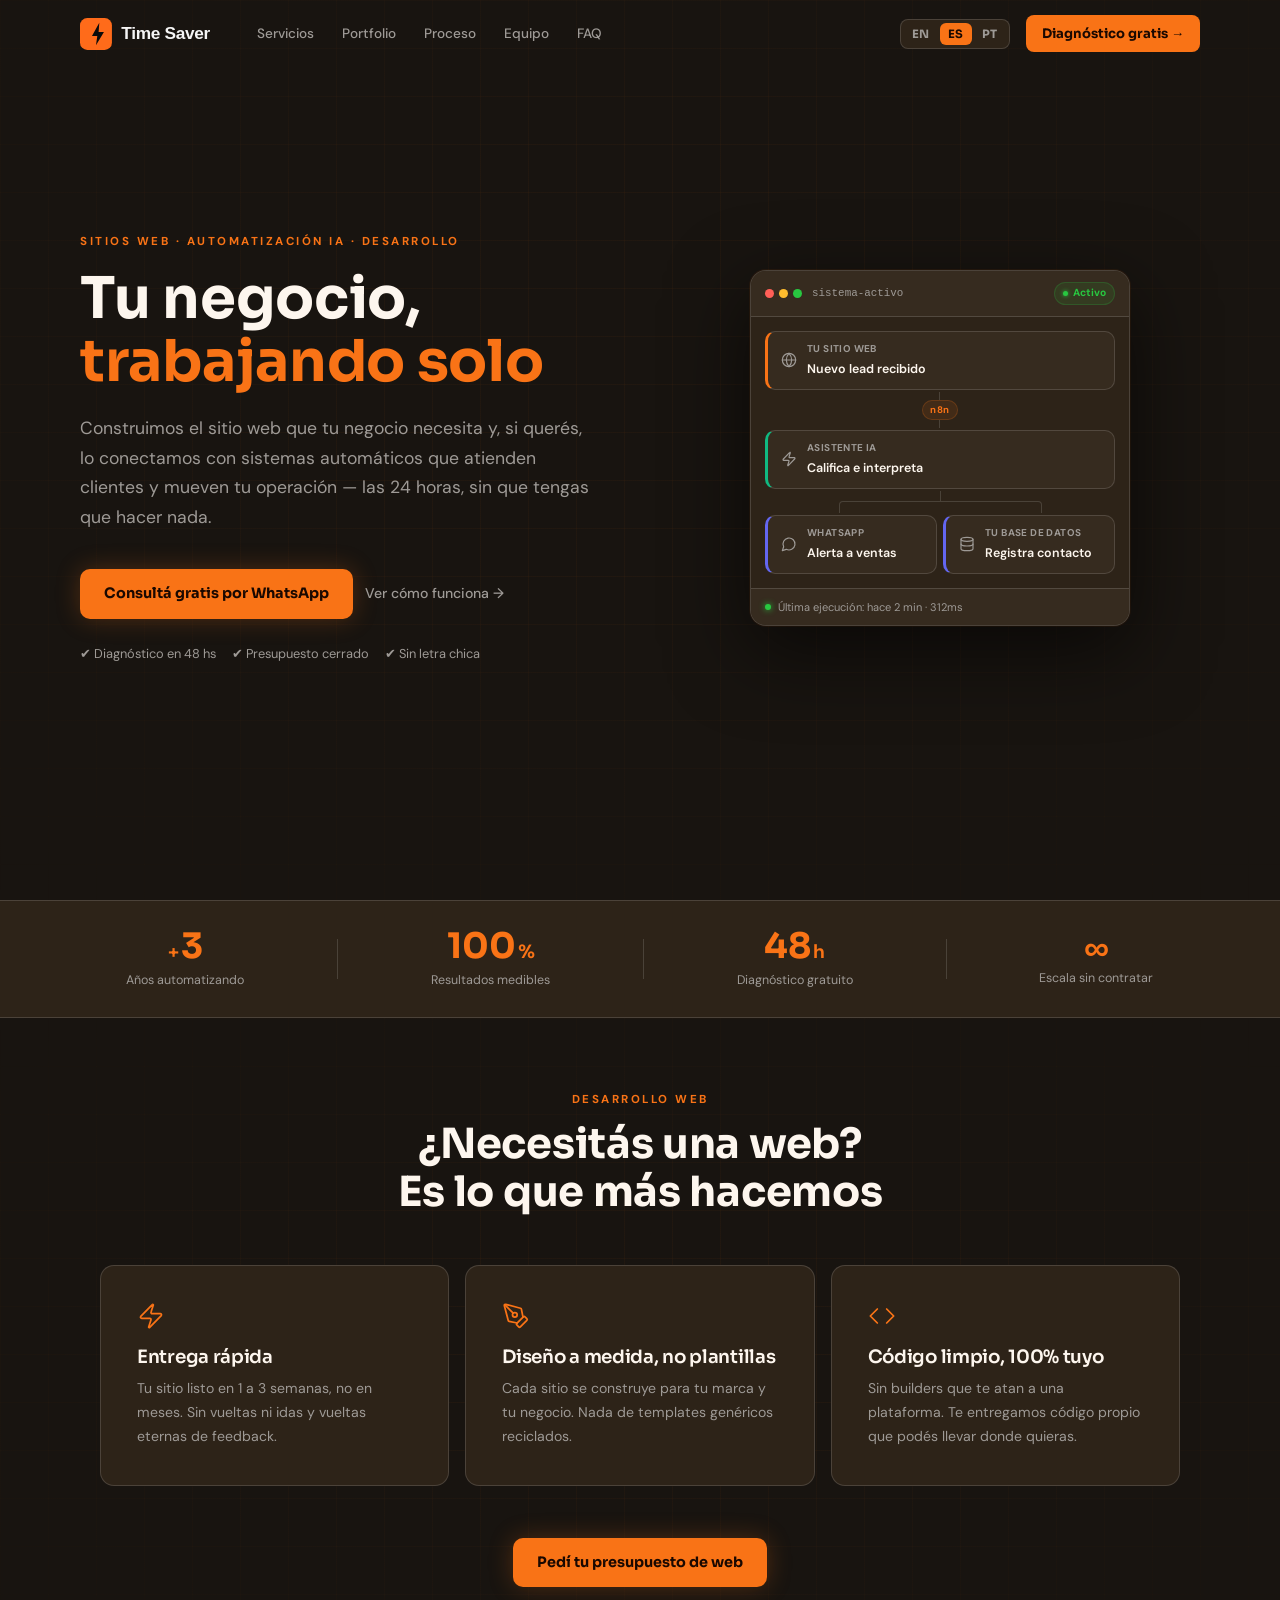
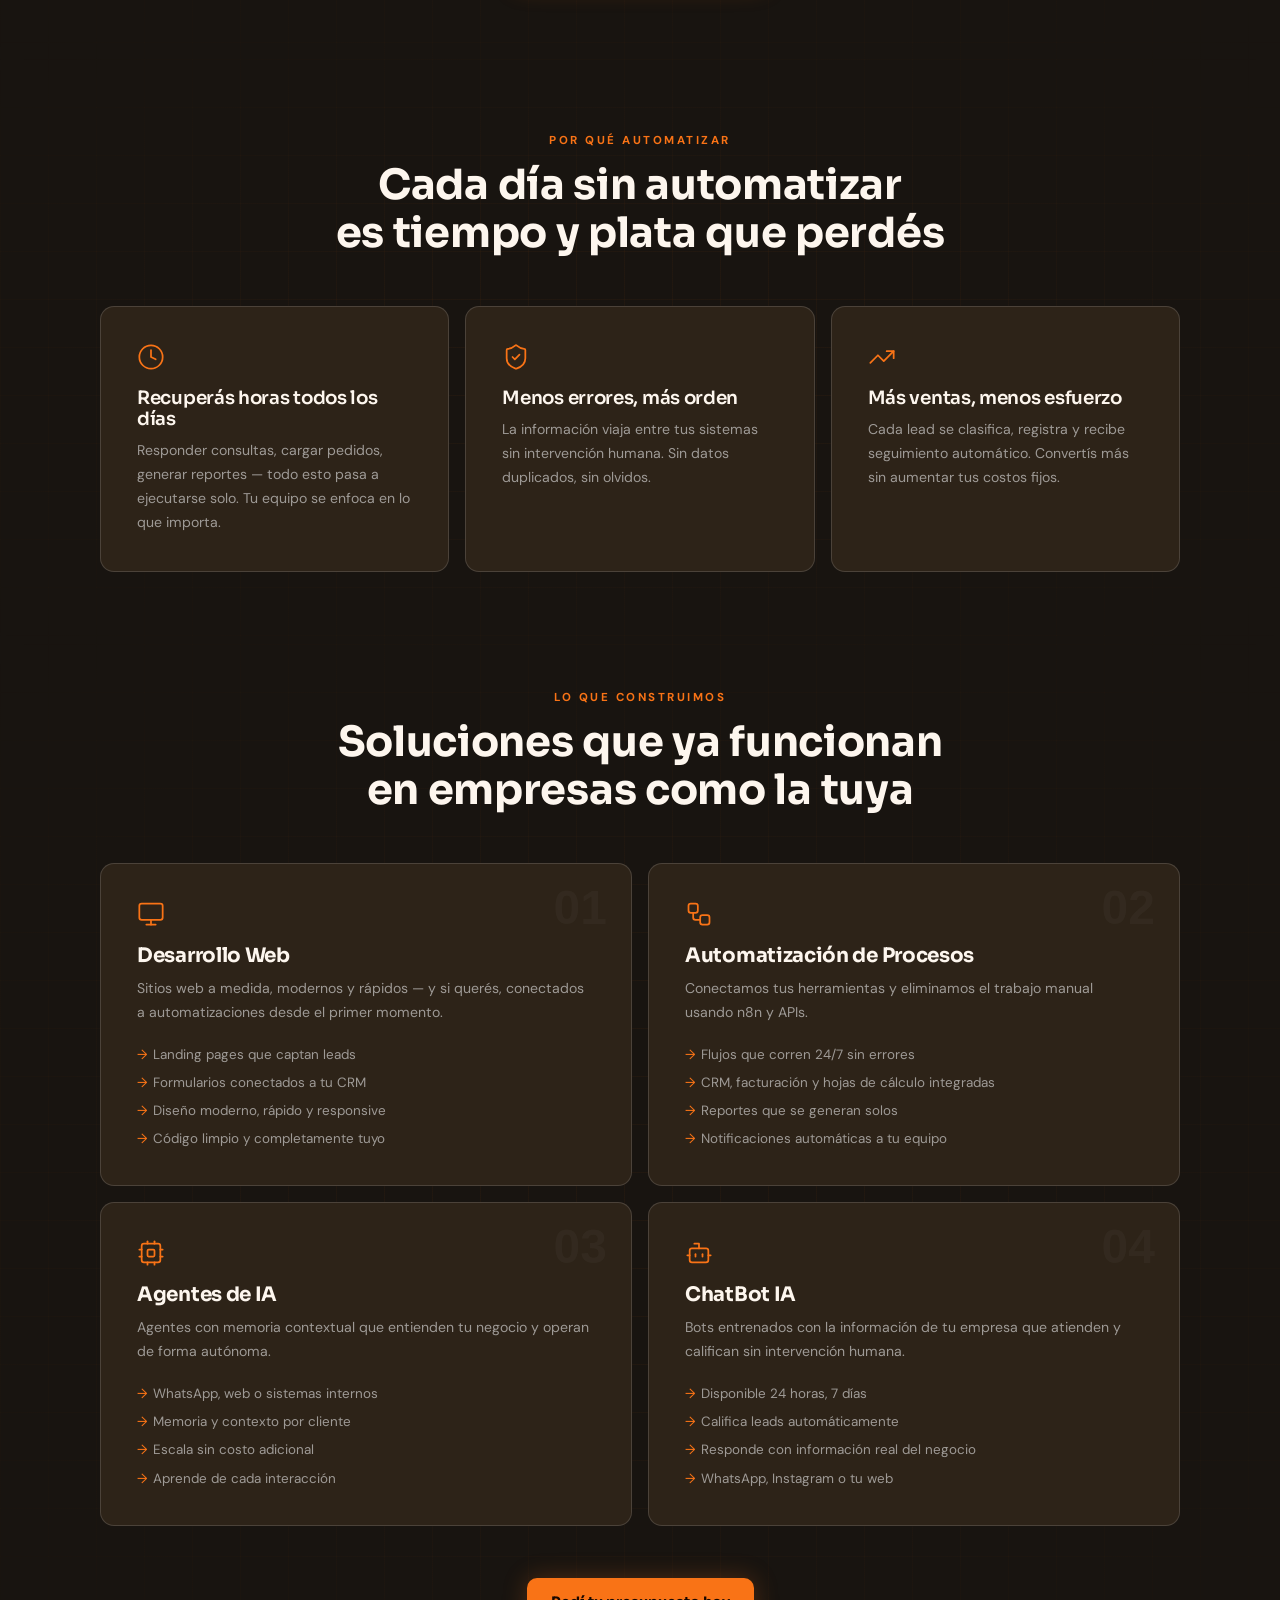
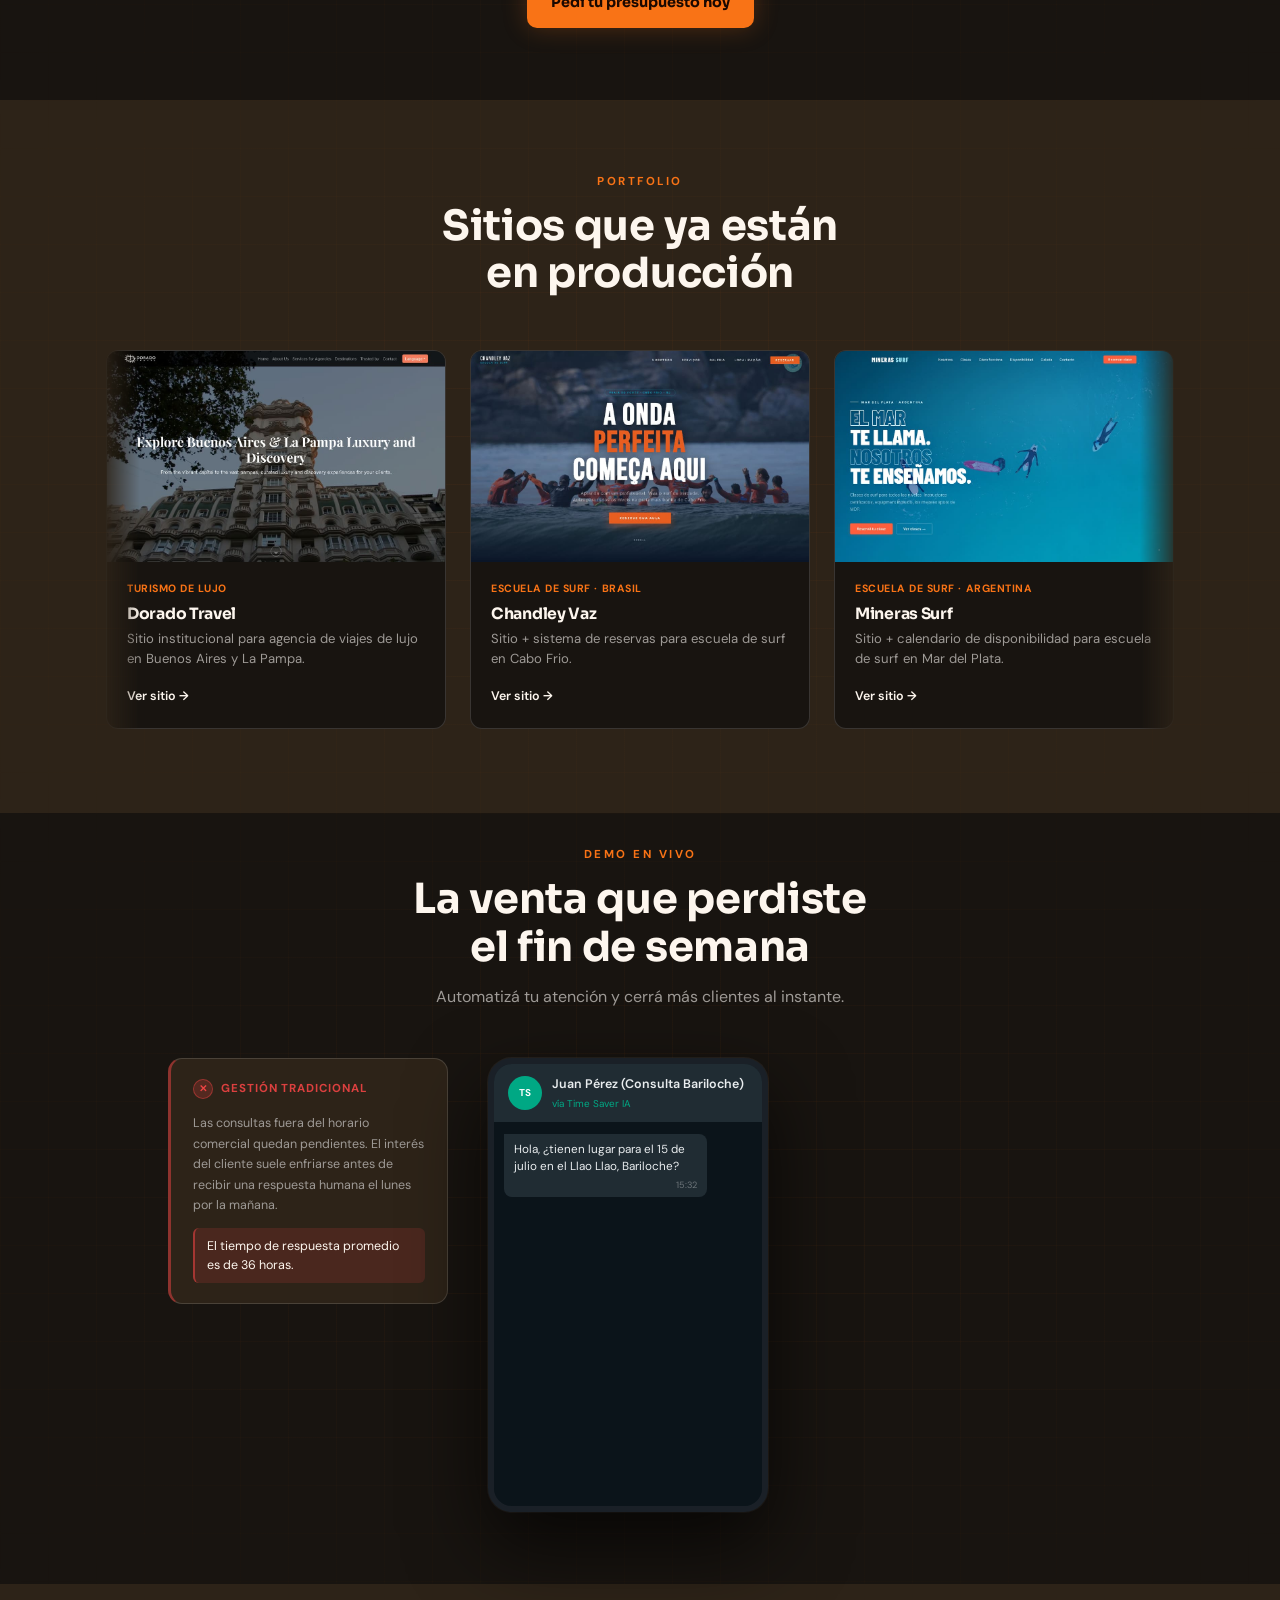
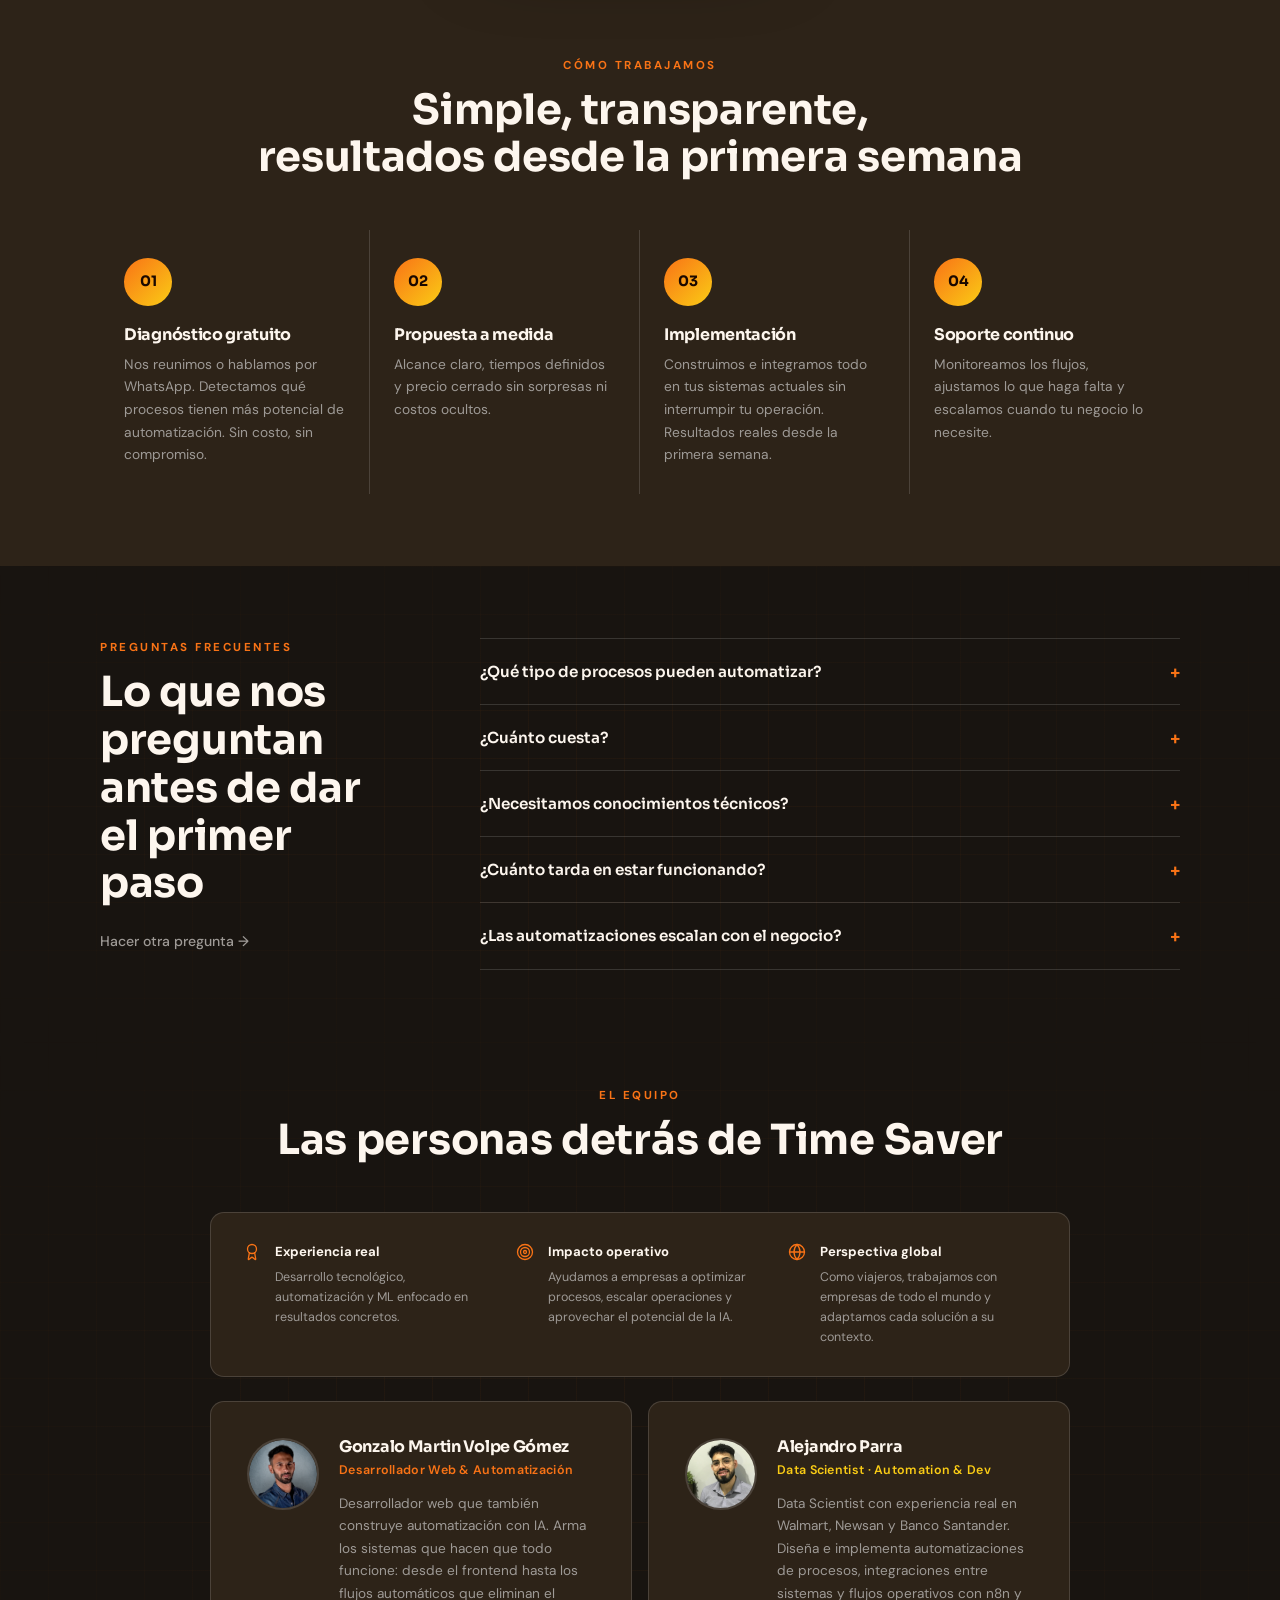
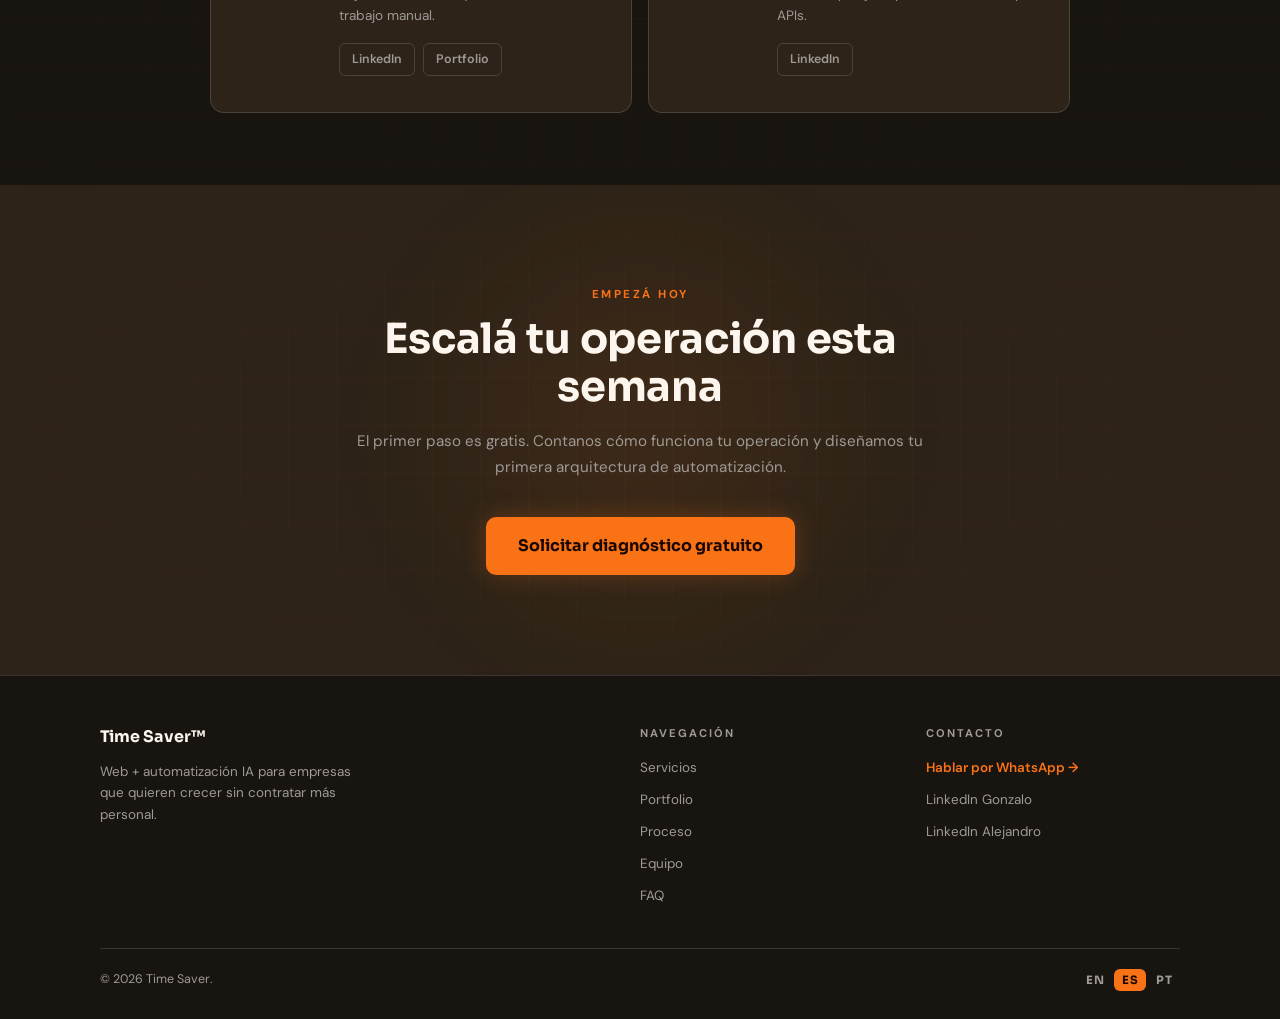
<file: index.html>
<!DOCTYPE html>
<html lang="es">
<head>
  <!-- Metadatos básicos y SEO -->
  <meta charset="UTF-8"/>
  <meta name="viewport" content="width=device-width, initial-scale=1.0"/>
  <meta name="description" content="Construimos sitios web y los conectamos con automatizaciones inteligentes. Más ventas, menos trabajo manual. Agencia web + IA. Diagnóstico gratuito en 48 hs."/>
  <title>Time Saver | Web + Automatización con IA</title>
  <link rel="icon" type="image/svg+xml" href="images/favicon.svg"/>
  <link rel="apple-touch-icon" href="images/favicon.svg"/>
  <meta property="og:title" content="Time Saver | Web + Automatización con IA"/>
  <meta property="og:description" content="Tu sitio web conectado a sistemas automáticos que trabajan solos. Diagnóstico gratuito en 48 hs."/>
  <meta property="og:type" content="website"/>
  <meta name="robots" content="index, follow"/>
  <meta property="og:locale" content="es"/>
  <!-- Tipografías: Sora para títulos, DM Sans para cuerpo -->
  <link rel="preconnect" href="https://fonts.googleapis.com">
  <link rel="preconnect" href="https://fonts.gstatic.com" crossorigin>
  <link href="https://fonts.googleapis.com/css2?family=Sora:wght@400;600;700&family=DM+Sans:wght@300;400;500&display=swap" rel="stylesheet">
  <link rel="stylesheet" href="css/styles.css">
</head>
<body>

<!-- NAVEGACIÓN — fija en la parte superior, se oscurece al hacer scroll -->
<nav class="nav" id="nav">
  <div class="nav-inner">
    <a href="#hero" class="nav-logo" aria-label="Time Saver">
      <img src="images/timesaver-logo.svg" alt="Time Saver" height="32"/>
    </a>
    <ul class="nav-links" id="nav-links">
      <li><a href="#services" class="nav-link" data-i18n="nav.services">Services</a></li>
      <li><a href="#portfolio" class="nav-link" data-i18n="nav.portfolio">Portfolio</a></li>
      <li><a href="#process" class="nav-link" data-i18n="nav.process">Process</a></li>
      <li><a href="#team" class="nav-link" data-i18n="nav.team">Team</a></li>
      <li><a href="#faq" class="nav-link" data-i18n="nav.faq">FAQ</a></li>
    </ul>
    <div class="nav-right">
      <!-- Selector de idioma: EN / ES / PT — controlado por js/i18n.js -->
      <div class="lang-switcher">
        <button class="lang-btn active" data-lang="en">EN</button>
        <button class="lang-btn" data-lang="es">ES</button>
        <button class="lang-btn" data-lang="pt">PT</button>
      </div>
      <a href="https://wa.me/351938852194" class="nav-cta" target="_blank" rel="noopener noreferrer" data-i18n="nav.cta">Free diagnosis →</a>
    </div>
    <!-- Botón hamburguesa — solo visible en mobile -->
    <button class="nav-hamburger" id="nav-hamburger" aria-label="Menu">
      <span></span><span></span><span></span>
    </button>
  </div>
</nav>

<!-- MENÚ MOBILE — se despliega al tocar el hamburguesa -->
<div class="mobile-menu" id="mobile-menu">
  <a href="#services" class="mobile-link" data-i18n="nav.services">Services</a>
  <a href="#portfolio" class="mobile-link" data-i18n="nav.portfolio">Portfolio</a>
  <a href="#process" class="mobile-link" data-i18n="nav.process">Process</a>
  <a href="#team" class="mobile-link" data-i18n="nav.team">Team</a>
  <a href="#faq" class="mobile-link" data-i18n="nav.faq">FAQ</a>
  <div class="mobile-lang">
    <button class="lang-btn active" data-lang="en">EN</button>
    <button class="lang-btn" data-lang="es">ES</button>
    <button class="lang-btn" data-lang="pt">PT</button>
  </div>
  <a href="https://wa.me/351938852194" class="mobile-cta" target="_blank" rel="noopener noreferrer" data-i18n="nav.cta">Free diagnosis →</a>
</div>

<!-- HERO — sección principal con propuesta de valor y widget de flujo animado -->
<section class="hero" id="hero">
  <!-- Orbes decorativos de fondo -->
  <div class="hero-orb hero-orb-1"></div>
  <div class="hero-orb hero-orb-2"></div>
  <div class="hero-inner">
    <!-- Columna izquierda: texto, CTAs y social proof -->
    <div class="hero-left hero-animate">
      <div class="hero-eyebrow" data-i18n="hero.eyebrow">Automation · AI · Development</div>
      <h1 class="hero-title">
        <span data-i18n="hero.title1">Your business</span><br>
        <span class="hero-accent" data-i18n="hero.title2">should run itself</span>
      </h1>
      <p class="hero-sub" data-i18n="hero.sub">We design automated systems that eliminate repetitive tasks, connect your tools, and scale your operation without adding headcount.</p>
      <div class="hero-actions">
        <a href="https://wa.me/351938852194" class="btn-primary" target="_blank" rel="noopener noreferrer" data-i18n="hero.cta1">Get a free consultation</a>
        <a href="#services" class="btn-ghost" data-i18n="hero.cta2">See how it works →</a>
      </div>
      <!-- Indicadores de confianza -->
      <div class="hero-trust">
        <span data-i18n="hero.t1">✔ Diagnosis in 48h</span>
        <span data-i18n="hero.t2">✔ Fixed price</span>
        <span data-i18n="hero.t3">✔ No hidden fees</span>
      </div>
    </div>
    <!-- Columna derecha: widget que simula un flujo de automatización en tiempo real -->
    <div class="hero-right hero-widget-animate">
      <div class="hero-flow">
        <!-- Barra superior estilo editor de código -->
        <div class="hf-bar">
          <div class="hf-dots">
            <span class="hf-dot" style="background:#ff5f57"></span>
            <span class="hf-dot" style="background:#febc2e"></span>
            <span class="hf-dot" style="background:#28c840"></span>
          </div>
          <span class="hf-filename" data-i18n="flow.filename">sistema-activo</span>
          <div class="hf-badge"><span class="hf-pulse-dot"></span><span data-i18n="flow.running">Activo</span></div>
        </div>
        <!-- Nodos del flujo: trigger → IA → dos salidas (WhatsApp + base de datos) -->
        <div class="hf-canvas">
          <div class="hf-node hf-trigger">
            <span class="hf-icon"><svg xmlns="http://www.w3.org/2000/svg" viewBox="0 0 24 24" fill="none" stroke="currentColor" stroke-width="2" stroke-linecap="round" stroke-linejoin="round"><circle cx="12" cy="12" r="10"/><path d="M12 2a14.5 14.5 0 0 0 0 20 14.5 14.5 0 0 0 0-20"/><path d="M2 12h20"/></svg></span>
            <div class="hf-node-body">
              <span class="hf-ntype" data-i18n="flow.t1">Tu sitio web</span>
              <span class="hf-nname" data-i18n="flow.n1name">Nuevo lead recibido</span>
            </div>
          </div>
          <div class="hf-conn">
            <div class="hf-conn-v"></div>
            <span class="hf-conn-chip">n8n</span>
            <div class="hf-conn-v"></div>
          </div>
          <div class="hf-node hf-ai">
            <span class="hf-icon"><svg xmlns="http://www.w3.org/2000/svg" viewBox="0 0 24 24" fill="none" stroke="currentColor" stroke-width="2" stroke-linecap="round" stroke-linejoin="round"><path d="M4 14a1 1 0 0 1-.78-1.63l9.9-10.2a.5.5 0 0 1 .86.46l-1.92 6.02A1 1 0 0 0 13 10h7a1 1 0 0 1 .78 1.63l-9.9 10.2a.5.5 0 0 1-.86-.46l1.92-6.02A1 1 0 0 0 11 14z"/></svg></span>
            <div class="hf-node-body">
              <span class="hf-ntype" data-i18n="flow.t2">Asistente IA</span>
              <span class="hf-nname" data-i18n="flow.n2name">Califica e interpreta</span>
            </div>
          </div>
          <!-- Bifurcación hacia dos salidas simultáneas -->
          <div class="hf-fork">
            <div class="hf-fork-v"></div>
            <div class="hf-fork-h"></div>
          </div>
          <div class="hf-outputs">
            <div class="hf-node hf-out">
              <span class="hf-icon"><svg xmlns="http://www.w3.org/2000/svg" viewBox="0 0 24 24" fill="none" stroke="currentColor" stroke-width="2" stroke-linecap="round" stroke-linejoin="round"><path d="M7.9 20A9 9 0 1 0 4 16.1L2 22Z"/></svg></span>
              <div class="hf-node-body">
                <span class="hf-ntype">WhatsApp</span>
                <span class="hf-nname" data-i18n="flow.n3name">Alerta a ventas</span>
              </div>
            </div>
            <div class="hf-node hf-out">
              <span class="hf-icon"><svg xmlns="http://www.w3.org/2000/svg" viewBox="0 0 24 24" fill="none" stroke="currentColor" stroke-width="2" stroke-linecap="round" stroke-linejoin="round"><ellipse cx="12" cy="5" rx="9" ry="3"/><path d="M3 5V19A9 3 0 0 0 21 19V5"/><path d="M3 12A9 3 0 0 0 21 12"/></svg></span>
              <div class="hf-node-body">
                <span class="hf-ntype" data-i18n="flow.t4">Tu base de datos</span>
                <span class="hf-nname" data-i18n="flow.n4name">Registra contacto</span>
              </div>
            </div>
          </div>
        </div>
        <!-- Pie del widget con estado de última ejecución -->
        <div class="hf-footer">
          <span class="hf-pulse-green"></span>
          <span data-i18n="flow.status">Última ejecución: hace 2 min · 312ms</span>
        </div>
      </div>
    </div>
  </div>
</section>

<!-- STATS — franja de métricas con animación de contador al entrar en pantalla -->
<div class="stats-strip">
  <div class="stats-inner">
    <div class="stat-item"><div class="stat-top"><span class="stat-sfx">+</span><span class="stat-num" data-count="3">0</span></div><span class="stat-lbl" data-i18n="s.y">Years automating</span></div>
    <div class="stat-div"></div>
    <div class="stat-item"><div class="stat-top"><span class="stat-num" data-count="100">0</span><span class="stat-sfx">%</span></div><span class="stat-lbl" data-i18n="s.r">Measurable results</span></div>
    <div class="stat-div"></div>
    <div class="stat-item"><div class="stat-top"><span class="stat-num" data-count="48">0</span><span class="stat-sfx">h</span></div><span class="stat-lbl" data-i18n="s.d">Free diagnosis</span></div>
    <div class="stat-div"></div>
    <div class="stat-item"><div class="stat-top"><span class="stat-num">∞</span></div><span class="stat-lbl" data-i18n="s.s">Scale without hiring</span></div>
  </div>
</div>

<!-- DESARROLLO WEB — 3 tarjetas con los principales argumentos para elegirnos como desarrolladores web -->
<section class="benefits" id="web-dev">
  <div class="container">
    <div class="section-head center reveal">
      <span class="section-tag" data-i18n="wd.tag">Desarrollo web</span>
      <h2 class="section-title" data-i18n="wd.title">¿Necesitás una web?<br>Es lo que más hacemos</h2>
    </div>
    <div class="grid-3">
      <div class="benefit-card reveal-up"><div class="card-icon"><svg xmlns="http://www.w3.org/2000/svg" viewBox="0 0 24 24" fill="none" stroke="currentColor" stroke-width="2" stroke-linecap="round" stroke-linejoin="round"><path d="M4 14a1 1 0 0 1-.78-1.63l9.9-10.2a.5.5 0 0 1 .86.46l-1.92 6.02A1 1 0 0 0 13 10h7a1 1 0 0 1 .78 1.63l-9.9 10.2a.5.5 0 0 1-.86-.46l1.92-6.02A1 1 0 0 0 11 14z"/></svg></div><h3 data-i18n="wd.c1t">Entrega rápida</h3><p data-i18n="wd.c1p">Tu sitio listo en 1 a 3 semanas, no en meses. Sin vueltas ni idas y vueltas eternas de feedback.</p></div>
      <div class="benefit-card reveal-up"><div class="card-icon"><svg xmlns="http://www.w3.org/2000/svg" viewBox="0 0 24 24" fill="none" stroke="currentColor" stroke-width="2" stroke-linecap="round" stroke-linejoin="round"><path d="M15.707 21.293a1 1 0 0 1-1.414 0l-1.586-1.586a1 1 0 0 1 0-1.414l5.586-5.586a1 1 0 0 1 1.414 0l1.586 1.586a1 1 0 0 1 0 1.414z"/><path d="m18 13-1.375-6.874a1 1 0 0 0-.746-.776L3.235 2.028a1 1 0 0 0-1.207 1.207L5.35 15.879a1 1 0 0 0 .776.746L13 18"/><path d="m2.3 2.3 7.286 7.286"/><circle cx="11" cy="11" r="2"/></svg></div><h3 data-i18n="wd.c2t">Diseño a medida, no plantillas</h3><p data-i18n="wd.c2p">Cada sitio se construye para tu marca y tu negocio. Nada de templates genéricos reciclados.</p></div>
      <div class="benefit-card reveal-up"><div class="card-icon"><svg xmlns="http://www.w3.org/2000/svg" viewBox="0 0 24 24" fill="none" stroke="currentColor" stroke-width="2" stroke-linecap="round" stroke-linejoin="round"><polyline points="16 18 22 12 16 6"/><polyline points="8 6 2 12 8 18"/></svg></div><h3 data-i18n="wd.c3t">Código limpio, 100% tuyo</h3><p data-i18n="wd.c3p">Sin builders que te atan a una plataforma. Te entregamos código propio que podés llevar donde quieras.</p></div>
    </div>
    <div class="section-cta reveal">
      <a href="https://wa.me/351938852194" class="btn-primary" target="_blank" rel="noopener noreferrer" data-i18n="wd.cta">Pedí tu presupuesto de web</a>
    </div>
  </div>
</section>

<!-- BENEFICIOS — 3 tarjetas con los principales argumentos para automatizar -->
<section class="benefits" id="benefits">
  <div class="container">
    <div class="section-head center reveal">
      <span class="section-tag" data-i18n="b.tag">Why automate</span>
      <h2 class="section-title" data-i18n="b.title">Every day without automation<br>is time and money lost</h2>
    </div>
    <div class="grid-3">
      <div class="benefit-card reveal-up"><div class="card-icon"><svg xmlns="http://www.w3.org/2000/svg" viewBox="0 0 24 24" fill="none" stroke="currentColor" stroke-width="2" stroke-linecap="round" stroke-linejoin="round"><circle cx="12" cy="12" r="10"/><polyline points="12 6 12 12 16 14"/></svg></div><h3 data-i18n="b.c1t">Recover hours every day</h3><p data-i18n="b.c1p">Answering queries, loading orders, generating reports — all this runs on its own. Your team focuses on what matters.</p></div>
      <div class="benefit-card reveal-up"><div class="card-icon"><svg xmlns="http://www.w3.org/2000/svg" viewBox="0 0 24 24" fill="none" stroke="currentColor" stroke-width="2" stroke-linecap="round" stroke-linejoin="round"><path d="M20 13c0 5-3.5 7.5-7.66 8.95a1 1 0 0 1-.67-.01C7.5 20.5 4 18 4 13V6a1 1 0 0 1 1-1c2 0 4.5-1.2 6.24-2.72a1.17 1.17 0 0 1 1.52 0C14.51 3.81 17 5 19 5a1 1 0 0 1 1 1z"/><path d="m9 12 2 2 4-4"/></svg></div><h3 data-i18n="b.c2t">Fewer errors, more order</h3><p data-i18n="b.c2p">Information flows between your systems without human intervention. No duplicated data, no forgetting.</p></div>
      <div class="benefit-card reveal-up"><div class="card-icon"><svg xmlns="http://www.w3.org/2000/svg" viewBox="0 0 24 24" fill="none" stroke="currentColor" stroke-width="2" stroke-linecap="round" stroke-linejoin="round"><polyline points="22 7 13.5 15.5 8.5 10.5 2 17"/><polyline points="16 7 22 7 22 13"/></svg></div><h3 data-i18n="b.c3t">More sales, less effort</h3><p data-i18n="b.c3p">Every lead gets classified, registered and followed up automatically. Convert more without growing fixed costs.</p></div>
    </div>
  </div>
</section>

<!-- SERVICIOS — 4 cards con las soluciones que ofrecemos (01 a 04) -->
<section class="services" id="services">
  <div class="container">
    <div class="section-head center reveal">
      <span class="section-tag" data-i18n="sv.tag">What we build</span>
      <h2 class="section-title" data-i18n="sv.title">Solutions already working<br>in companies like yours</h2>
    </div>
    <div class="grid-2">
      <div class="service-card reveal-up">
        <span class="svc-num">01</span><div class="card-icon-lg"><svg xmlns="http://www.w3.org/2000/svg" viewBox="0 0 24 24" fill="none" stroke="currentColor" stroke-width="2" stroke-linecap="round" stroke-linejoin="round"><rect width="20" height="14" x="2" y="3" rx="2"/><line x1="8" x2="16" y1="21" y2="21"/><line x1="12" x2="12" y1="17" y2="21"/></svg></div>
        <h3 data-i18n="sv.s3t">Web Development</h3>
        <p data-i18n="sv.s3d">Custom websites integrated with your automations from day one.</p>
        <ul class="check-list">
          <li data-i18n="sv.s3l1">Landing pages that capture leads</li>
          <li data-i18n="sv.s3l2">Forms connected to your CRM</li>
          <li data-i18n="sv.s3l3">Modern, fast and responsive</li>
          <li data-i18n="sv.s3l4">Clean code, completely yours</li>
        </ul>
      </div>
      <div class="service-card reveal-up">
        <span class="svc-num">02</span><div class="card-icon-lg"><svg xmlns="http://www.w3.org/2000/svg" viewBox="0 0 24 24" fill="none" stroke="currentColor" stroke-width="2" stroke-linecap="round" stroke-linejoin="round"><rect width="8" height="8" x="3" y="3" rx="2"/><path d="M7 11v4a2 2 0 0 0 2 2h4"/><rect width="8" height="8" x="13" y="13" rx="2"/></svg></div>
        <h3 data-i18n="sv.s1t">Process Automation</h3>
        <p data-i18n="sv.s1d">We connect your tools and eliminate manual work using n8n and APIs.</p>
        <ul class="check-list">
          <li data-i18n="sv.s1l1">Flows running 24/7 without errors</li>
          <li data-i18n="sv.s1l2">CRM, invoicing and spreadsheets integrated</li>
          <li data-i18n="sv.s1l3">Reports that generate themselves</li>
          <li data-i18n="sv.s1l4">Automatic team notifications</li>
        </ul>
      </div>
      <div class="service-card reveal-up">
        <span class="svc-num">03</span><div class="card-icon-lg"><svg xmlns="http://www.w3.org/2000/svg" viewBox="0 0 24 24" fill="none" stroke="currentColor" stroke-width="2" stroke-linecap="round" stroke-linejoin="round"><rect width="16" height="16" x="4" y="4" rx="2"/><rect width="6" height="6" x="9" y="9" rx="1"/><path d="M15 2v2"/><path d="M15 20v2"/><path d="M2 15h2"/><path d="M2 9h2"/><path d="M20 15h2"/><path d="M20 9h2"/><path d="M9 2v2"/><path d="M9 20v2"/></svg></div>
        <h3 data-i18n="sv.s2t">AI Agents</h3>
        <p data-i18n="sv.s2d">Agents with contextual memory that understand your business and operate autonomously.</p>
        <ul class="check-list">
          <li data-i18n="sv.s2l1">WhatsApp, web or internal systems</li>
          <li data-i18n="sv.s2l2">Memory and context per customer</li>
          <li data-i18n="sv.s2l3">Scales without additional cost</li>
          <li data-i18n="sv.s2l4">Learns from every interaction</li>
        </ul>
      </div>
      <div class="service-card reveal-up">
        <span class="svc-num">04</span><div class="card-icon-lg"><svg xmlns="http://www.w3.org/2000/svg" viewBox="0 0 24 24" fill="none" stroke="currentColor" stroke-width="2" stroke-linecap="round" stroke-linejoin="round"><path d="M12 8V4H8"/><rect width="16" height="12" x="4" y="8" rx="2"/><path d="M2 14h2"/><path d="M20 14h2"/><path d="M15 13v2"/><path d="M9 13v2"/></svg></div>
        <h3 data-i18n="sv.s4t">AI ChatBot</h3>
        <p data-i18n="sv.s4d">Bots trained with your data that attend and qualify without human intervention.</p>
        <ul class="check-list">
          <li data-i18n="sv.s4l1">Available 24/7</li>
          <li data-i18n="sv.s4l2">Qualifies leads automatically</li>
          <li data-i18n="sv.s4l3">Responds with real business data</li>
          <li data-i18n="sv.s4l4">WhatsApp, Instagram or your website</li>
        </ul>
      </div>
    </div>
    <div class="section-cta reveal">
      <a href="https://wa.me/351938852194" class="btn-primary" target="_blank" rel="noopener noreferrer" data-i18n="sv.cta">Eliminate manual work today</a>
    </div>
  </div>
</section>

<!-- PORTFOLIO — proyectos reales entregados, con link al sitio en vivo -->
<section class="portfolio" id="portfolio">
  <div class="container">
    <div class="section-head center reveal">
      <span class="section-tag" data-i18n="pf.tag">Portfolio</span>
      <h2 class="section-title" data-i18n="pf.title">Sitios que ya están<br>en producción</h2>
    </div>
    <div class="portfolio-viewport reveal-up">
    <div class="portfolio-track">
      <a href="https://www.dorado-travel.com/buenosaires-y-la-pampa.html" target="_blank" rel="noopener noreferrer" class="portfolio-card">
        <div class="pf-shot"><img src="images/portfolio-dorado-travel.jpg" alt="Sitio web de Dorado Travel" loading="lazy"></div>
        <div class="pf-info">
          <span class="pf-sector" data-i18n="pf.p1sector">Turismo de lujo</span>
          <h3 class="pf-name">Dorado Travel</h3>
          <p class="pf-desc" data-i18n="pf.p1desc">Sitio institucional para agencia de viajes de lujo en Buenos Aires y La Pampa.</p>
          <span class="pf-link" data-i18n="pf.visit">Ver sitio →</span>
        </div>
      </a>
      <a href="https://escola-surf-chandleyvaz.timesaverautomation.com/" target="_blank" rel="noopener noreferrer" class="portfolio-card">
        <div class="pf-shot"><img src="images/portfolio-chandley-vaz.jpg" alt="Sitio web de Chandley Vaz Escola de Surf" loading="lazy"></div>
        <div class="pf-info">
          <span class="pf-sector" data-i18n="pf.p2sector">Escuela de surf · Brasil</span>
          <h3 class="pf-name">Chandley Vaz</h3>
          <p class="pf-desc" data-i18n="pf.p2desc">Sitio + sistema de reservas para escuela de surf en Cabo Frio.</p>
          <span class="pf-link" data-i18n="pf.visit">Ver sitio →</span>
        </div>
      </a>
      <a href="https://escuela-mineras-surf.timesaverautomation.com/" target="_blank" rel="noopener noreferrer" class="portfolio-card">
        <div class="pf-shot"><img src="images/portfolio-mineras-surf.jpg" alt="Sitio web de Mineras Surf School" loading="lazy"></div>
        <div class="pf-info">
          <span class="pf-sector" data-i18n="pf.p3sector">Escuela de surf · Argentina</span>
          <h3 class="pf-name">Mineras Surf</h3>
          <p class="pf-desc" data-i18n="pf.p3desc">Sitio + calendario de disponibilidad para escuela de surf en Mar del Plata.</p>
          <span class="pf-link" data-i18n="pf.visit">Ver sitio →</span>
        </div>
      </a>
    </div>
    </div>
  </div>
</section>

<!-- DEMO CHATBOT — simulación animada de una conversación de WhatsApp con IA -->
<section class="chatbot-demo" id="chatbot-demo">
  <div class="container">
    <div class="section-head center reveal">
      <span class="section-tag" data-i18n="cd.tag">Demo en vivo</span>
      <h2 class="section-title" data-i18n="cd.title">La venta que perdiste<br>el fin de semana</h2>
      <p class="section-sub" data-i18n="cd.sub">Tu competencia contesta en segundos. Vos, el lunes.</p>
    </div>
    <div class="cd-layout">

      <!-- Panel izquierdo: escenario "sin automatización" -->
      <div class="cd-before reveal-up">
        <div class="cd-before-head">
          <span class="cd-before-x">✕</span>
          <span class="cd-before-label" data-i18n="cd.bl">Sin automatización</span>
        </div>
        <p class="cd-before-story" data-i18n="cd.bs">Un cliente ve un paquete a Bariloche el sábado a las 3 PM y pregunta disponibilidad. El vendedor humano responde el lunes a las 10 AM.</p>
        <div class="cd-before-loss" data-i18n="cd.bloss">Para esa hora, ya compró en la agencia que le contestó primero.</div>
      </div>

      <!-- Panel derecho: teléfono con chat animado + resultado final -->
      <div class="cd-after">
        <div class="cd-phone reveal-up">
          <div class="phone-frame">
            <div class="wa-header">
              <div class="wa-avatar">TS</div>
              <div class="wa-contact">
                <span class="wa-name">Juan Pérez (Consulta Bariloche)</span>
                <span class="wa-status" data-i18n="cd.online">vía Time Saver IA</span>
              </div>
            </div>
            <!-- Mensajes del chat — aparecen secuencialmente por JS -->
            <div class="wa-chat">
              <div class="wa-msg wa-in">
                <span data-i18n="cd.m1">¿Tienen lugar para el 15 de julio en el hotel Llao Llao?</span>
                <span class="wa-time">15:32</span>
              </div>
              <!-- Indicador de escritura — se muestra brevemente antes de la respuesta -->
              <div class="wa-typing" id="wa-typing">
                <span></span><span></span><span></span>
              </div>
              <div class="wa-msg wa-out">
                <span data-i18n="cd.m2">¡Hola! Sí, tenemos las últimas 2 habitaciones disponibles para esa fecha. 🏔️ El total con aéreos es de U$D 680. ¿Te gustaría reservar ahora mismo?</span>
                <span class="wa-time">15:32</span>
              </div>
              <div class="wa-msg wa-in">
                <span data-i18n="cd.m3">Sí, mandame el link 🙌</span>
                <span class="wa-time">15:33</span>
              </div>
              <div class="wa-msg wa-out">
                <span data-i18n="cd.m4">¡Excelente elección! Acá tenés el link de Pago para congelar el precio. Una vez abonado, te llegará la confirmación al mail. 💳 Link de Pago →</span>
                <span class="wa-time">15:33</span>
              </div>
            </div>
          </div>
        </div>

        <!-- Tarjeta de resultado que aparece al finalizar la conversación -->
        <div class="cd-result" id="cd-result">
          <div class="cd-result-icon">✓</div>
          <div>
            <p class="cd-result-title" data-i18n="cd.rt">Cerrado automáticamente</p>
            <ul class="cd-result-list">
              <li data-i18n="cd.r1">Disponibilidad bloqueada en tu sistema</li>
              <li data-i18n="cd.r2">Link de pago enviado al instante</li>
              <li data-i18n="cd.r3">Reserva confirmada sin intervención humana</li>
            </ul>
          </div>
        </div>
      </div>

    </div>
  </div>
</section>

<!-- PROCESO — 4 pasos que explican cómo trabajamos -->
<section class="process" id="process">
  <div class="container">
    <div class="section-head center reveal">
      <span class="section-tag" data-i18n="p.tag">How we work</span>
      <h2 class="section-title" data-i18n="p.title">Simple, transparent,<br>results from week one</h2>
    </div>
    <div class="process-grid">
      <div class="process-step reveal-up"><div class="step-num">01</div><div><h3 data-i18n="p.s1t">Free diagnosis</h3><p data-i18n="p.s1d">We meet or chat on WhatsApp. We detect which processes have the most automation potential. No cost, no commitment.</p></div></div>
      <div class="process-step reveal-up"><div class="step-num">02</div><div><h3 data-i18n="p.s2t">Custom proposal</h3><p data-i18n="p.s2d">Clear scope, defined timelines and a fixed price with no surprises or hidden costs.</p></div></div>
      <div class="process-step reveal-up"><div class="step-num">03</div><div><h3 data-i18n="p.s3t">Implementation</h3><p data-i18n="p.s3d">We build and integrate everything without interrupting your operation. Real results from the first week.</p></div></div>
      <div class="process-step reveal-up"><div class="step-num">04</div><div><h3 data-i18n="p.s4t">Ongoing support</h3><p data-i18n="p.s4d">We monitor the flows, adjust what's needed and scale when your business requires it.</p></div></div>
    </div>
  </div>
</section>

<!-- FAQ — preguntas frecuentes con acordeón nativo (<details>/<summary>) -->
<section class="faq" id="faq">
  <div class="container">
    <div class="faq-layout">
      <div class="faq-left reveal">
        <span class="section-tag" data-i18n="faq.tag">FAQ</span>
        <h2 class="section-title" data-i18n="faq.title">What people ask<br>before getting started</h2>
        <a href="https://wa.me/351938852194" class="btn-ghost" target="_blank" rel="noopener noreferrer" data-i18n="faq.ask">Ask another question →</a>
      </div>
      <div class="faq-right">
        <details class="faq-item reveal-up"><summary data-i18n="faq.q1">What types of processes can you automate?</summary><p data-i18n="faq.a1">Any task your team repeats every day. Answering queries, loading data, sending quotes, generating reports. If it's done manually and repeatedly, it can be automated.</p></details>
        <details class="faq-item reveal-up"><summary data-i18n="faq.q2">How much does it cost?</summary><p data-i18n="faq.a2">It depends on complexity. We always present a closed quote before starting — no hidden costs, no surprises.</p></details>
        <details class="faq-item reveal-up"><summary data-i18n="faq.q3">Do we need technical knowledge?</summary><p data-i18n="faq.a3">Not at all. We configure everything to run autonomously. If you prefer we handle everything, that works too.</p></details>
        <details class="faq-item reveal-up"><summary data-i18n="faq.q4">How long does it take?</summary><p data-i18n="faq.a4">1 to 3 weeks from first contact to first results. The diagnosis is ready within 48 hours.</p></details>
        <details class="faq-item reveal-up"><summary data-i18n="faq.q5">Do automations scale with the business?</summary><p data-i18n="faq.a5">Yes. We design flexible systems that grow with your company without rebuilding from scratch.</p></details>
      </div>
    </div>
  </div>
</section>

<!-- EQUIPO — presentación del equipo con bloque de pilares y tarjetas individuales -->
<section class="team" id="team">
  <div class="container">
    <div class="section-head center reveal">
      <span class="section-tag" data-i18n="t.tag">The team</span>
      <h2 class="section-title" data-i18n="t.title">The people behind Time Saver</h2>
    </div>
    <!-- Bloque "sobre nosotros": 3 pilares con ícono, título y descripción breve -->
    <div class="team-about reveal">
      <div class="team-about-item">
        <span class="team-about-icon"><svg xmlns="http://www.w3.org/2000/svg" viewBox="0 0 24 24" fill="none" stroke="currentColor" stroke-width="2" stroke-linecap="round" stroke-linejoin="round"><path d="m15.477 12.89 1.515 8.526a.5.5 0 0 1-.81.47l-3.58-2.687a1 1 0 0 0-1.197 0l-3.586 2.686a.5.5 0 0 1-.81-.469l1.514-8.526"/><circle cx="12" cy="8" r="6"/></svg></span>
        <div>
          <strong data-i18n="t.ab1t">Experiencia real</strong>
          <p data-i18n="t.ab1p">Desarrollo tecnológico, automatización y ML enfocado en resultados concretos.</p>
        </div>
      </div>
      <div class="team-about-item">
        <span class="team-about-icon"><svg xmlns="http://www.w3.org/2000/svg" viewBox="0 0 24 24" fill="none" stroke="currentColor" stroke-width="2" stroke-linecap="round" stroke-linejoin="round"><circle cx="12" cy="12" r="10"/><circle cx="12" cy="12" r="6"/><circle cx="12" cy="12" r="2"/></svg></span>
        <div>
          <strong data-i18n="t.ab2t">Impacto operativo</strong>
          <p data-i18n="t.ab2p">Ayudamos a empresas a optimizar procesos, escalar operaciones y aprovechar el potencial de la IA.</p>
        </div>
      </div>
      <div class="team-about-item">
        <span class="team-about-icon"><svg xmlns="http://www.w3.org/2000/svg" viewBox="0 0 24 24" fill="none" stroke="currentColor" stroke-width="2" stroke-linecap="round" stroke-linejoin="round"><circle cx="12" cy="12" r="10"/><path d="M12 2a14.5 14.5 0 0 0 0 20 14.5 14.5 0 0 0 0-20"/><path d="M2 12h20"/></svg></span>
        <div>
          <strong data-i18n="t.ab3t">Perspectiva global</strong>
          <p data-i18n="t.ab3p">Como viajeros, trabajamos con empresas de todo el mundo y adaptamos cada solución a su contexto.</p>
        </div>
      </div>
    </div>
    <!-- Tarjetas individuales de cada integrante -->
    <div class="team-grid">
      <div class="team-card reveal-up">
        <img src="images/gonzalovolpegomez.png" alt="Gonzalo Martin Volpe Gómez" class="team-photo">
        <div class="team-info">
          <h3 class="team-name">Gonzalo Martin Volpe Gómez</h3>
          <p class="team-role" data-i18n="t.g.role">Automation & Web Developer</p>
          <p class="team-bio" data-i18n="t.g.bio">Web developer specialized in AI automation. Builds the systems that make everything work: from the frontend to the automated flows that eliminate manual work.</p>
          <div class="team-links">
            <a href="https://www.linkedin.com/in/gonzalo-martin-volpe-gomez/" target="_blank" rel="noopener noreferrer" class="team-link">LinkedIn</a>
            <a href="https://gonzalomartinvg.com/" target="_blank" rel="noopener noreferrer" class="team-link">Portfolio</a>
          </div>
        </div>
      </div>
      <div class="team-card reveal-up">
        <img src="images/ale.jpg" alt="Alejandro Parra" class="team-photo">
        <div class="team-info">
          <h3 class="team-name">Alejandro Parra</h3>
          <p class="team-role team-role-2" data-i18n="t.a.role">Data Scientist · Automation & Dev</p>
          <p class="team-bio" data-i18n="t.a.bio">Data Scientist with experience at Walmart, Newsan and Banco Santander. Designs automations, system integrations and operational flows with n8n and APIs.</p>
          <div class="team-links">
            <a href="https://www.linkedin.com/in/alejandro-d-parra/" target="_blank" rel="noopener noreferrer" class="team-link">LinkedIn</a>
          </div>
        </div>
      </div>
    </div>
  </div>
</section>

<!-- CTA FINAL — llamado a la acción antes del footer -->
<section class="final-cta">
  <div class="cta-orb"></div>
  <div class="container">
    <div class="final-cta-inner reveal">
      <span class="section-tag" data-i18n="cta.tag">Start today</span>
      <h2 data-i18n="cta.title">Scale your operation this week</h2>
      <p data-i18n="cta.text">The first step is free. Tell us how your operation works and we'll design your first automation architecture.</p>
      <a href="https://wa.me/351938852194" class="btn-primary btn-large" target="_blank" rel="noopener noreferrer" data-i18n="cta.btn">Request free diagnosis</a>
    </div>
  </div>
</section>

<!-- FOOTER — logo, navegación, contacto y selector de idioma -->
<footer class="footer">
  <div class="container">
    <div class="footer-grid">
      <div class="footer-brand">
        <span class="footer-logo">Time Saver™</span>
        <p data-i18n="ft.tag">AI automation and web development for companies that want to grow without wasting time.</p>
      </div>
      <div class="footer-col">
        <h6 data-i18n="ft.nav">Navigation</h6>
        <a href="#services" data-i18n="nav.services">Services</a>
        <a href="#portfolio" data-i18n="nav.portfolio">Portfolio</a>
        <a href="#process" data-i18n="nav.process">Process</a>
        <a href="#team" data-i18n="nav.team">Team</a>
        <a href="#faq" data-i18n="nav.faq">FAQ</a>
      </div>
      <div class="footer-col">
        <h6 data-i18n="ft.contact">Contact</h6>
        <a href="https://wa.me/351938852194" target="_blank" rel="noopener noreferrer" class="footer-wa" data-i18n="ft.wa">Chat on WhatsApp →</a>
        <a href="https://www.linkedin.com/in/gonzalo-martin-volpe-gomez/" target="_blank" rel="noopener noreferrer">LinkedIn Gonzalo</a>
        <a href="https://www.linkedin.com/in/alejandro-d-parra/" target="_blank" rel="noopener noreferrer">LinkedIn Alejandro</a>
      </div>
    </div>
    <div class="footer-bottom">
      <span>© 2026 Time Saver.</span>
      <div class="footer-lang">
        <button class="lang-btn active" data-lang="en">EN</button>
        <button class="lang-btn" data-lang="es">ES</button>
        <button class="lang-btn" data-lang="pt">PT</button>
      </div>
    </div>
  </div>
</footer>

<!-- Scripts: i18n (traducciones), lógica general. Íconos ahora son SVG inline, sin dependencia externa -->
<script src="js/i18n.js" defer></script>
<script src="js/js.js" defer></script>
</body>
</html>
</file>
<file: css/styles.css>
/* RESET */
*,*::before,*::after{margin:0;padding:0;box-sizing:border-box}
html{scroll-behavior:smooth;font-size:16px}
a{text-decoration:none;color:inherit}
ul{list-style:none}
img{display:block;max-width:100%}

/* VARIABLES */
:root{
  --bg:#181410;
  --bg-card:#2d2318;
  --bg-el:#362b1f;
  --accent:#f97316;
  --accent2:#facc15;
  --text:#fdf6ee;
  --muted:#9e9a96;
  --border:rgba(255,255,255,0.14);
  --r:14px;
  --nav:60px;
  --max:1160px;
}

/* BASE */
body{font-family:'DM Sans',sans-serif;background:var(--bg);color:var(--text);line-height:1.65;overflow-x:hidden;-webkit-font-smoothing:antialiased}
h1,h2,h3,h4{font-family:'Sora',sans-serif;line-height:1.15;letter-spacing:-0.3px}

/* SCROLLBAR */
::-webkit-scrollbar{width:4px}
::-webkit-scrollbar-track{background:var(--bg)}
::-webkit-scrollbar-thumb{background:rgba(249,115,22,0.3);border-radius:2px}
::-webkit-scrollbar-thumb:hover{background:rgba(249,115,22,0.6)}

/* LAYOUT */
.container{width:100%;max-width:var(--max);margin:0 auto;padding:0 20px}
section{padding:clamp(44px,7vw,72px) 0;position:relative}
section::before{content:'';position:absolute;inset:0;background-image:linear-gradient(rgba(249,115,22,0.04) 1px,transparent 1px),linear-gradient(90deg,rgba(249,115,22,0.04) 1px,transparent 1px);background-size:48px 48px;pointer-events:none;z-index:0;mask-image:radial-gradient(ellipse 90% 90% at 50% 50%,black 20%,transparent 80%);-webkit-mask-image:radial-gradient(ellipse 90% 90% at 50% 50%,black 20%,transparent 80%)}
section>.container{position:relative;z-index:1}
.services,.team{padding-top:clamp(28px,4vw,44px)}
.process::before{content:none}
.section-head{margin-bottom:clamp(24px,4vw,48px)}
.section-head.center{text-align:center}
.section-tag{display:block;font-size:0.72rem;font-weight:700;letter-spacing:2.5px;text-transform:uppercase;color:var(--accent);margin-bottom:12px}
.section-title{font-size:clamp(1.6rem,4vw,2.6rem);font-weight:700}

/* BUTTONS */
.btn-primary{display:inline-flex;align-items:center;justify-content:center;padding:13px 24px;background:var(--accent);color:#1a0800;font-family:'Sora',sans-serif;font-weight:700;font-size:0.9rem;border-radius:10px;transition:all 0.2s;box-shadow:0 0 24px rgba(249,115,22,0.25);white-space:nowrap}
.btn-primary:hover{background:#ffaa55;box-shadow:0 0 40px rgba(249,115,22,0.5);transform:translateY(-2px)}
.btn-primary.btn-large{padding:16px 32px;font-size:1rem}
.btn-ghost{display:inline-flex;align-items:center;gap:6px;color:var(--muted);font-size:0.88rem;font-weight:500;transition:color 0.2s}
.btn-ghost:hover{color:var(--text)}

/* NAV */
.nav{position:fixed;inset:0 0 auto 0;height:var(--nav);z-index:1000;border-bottom:1px solid transparent;transition:background 0.3s,border-color 0.3s}
.nav.scrolled{background:rgba(18,14,10,0.94);backdrop-filter:blur(16px);-webkit-backdrop-filter:blur(16px);border-bottom-color:var(--border)}
.nav-inner{max-width:var(--max);margin:0 auto;padding:0 20px;height:100%;display:flex;align-items:center;gap:24px}
.nav-logo{font-family:'Sora',sans-serif;font-weight:700;font-size:1.05rem;flex-shrink:0;display:inline-flex;align-items:center}
.nav-logo img{display:block;height:32px;width:auto}
.nav-logo sup{font-size:0.55rem;color:var(--muted);vertical-align:super}
.nav-links{display:none;align-items:center;gap:28px}
.nav-link{font-size:0.85rem;font-weight:500;color:var(--muted);transition:color 0.2s}
.nav-link:hover,.nav-link.active{color:var(--text)}
.nav-right{display:none;align-items:center;gap:16px;margin-left:auto}

/* LANG SWITCHER */
.lang-switcher,.mobile-lang{display:flex;align-items:center;gap:2px;background:var(--bg-card);border:1px solid var(--border);border-radius:8px;padding:3px}
.lang-btn{background:none;border:none;cursor:pointer;font-size:0.72rem;font-weight:700;color:var(--muted);padding:4px 8px;border-radius:6px;transition:all 0.2s;font-family:'Sora',sans-serif;letter-spacing:0.5px}
.lang-btn.active,.lang-btn:hover{background:var(--accent);color:#1a0800}

.nav-cta{padding:8px 16px;background:var(--accent);color:#1a0800;font-family:'Sora',sans-serif;font-weight:700;font-size:0.82rem;border-radius:8px;transition:all 0.2s;white-space:nowrap}
.nav-cta:hover{background:#ffaa55;transform:translateY(-1px)}

.nav-hamburger{display:flex;flex-direction:column;gap:5px;background:none;border:none;cursor:pointer;padding:4px;margin-left:auto}
.nav-hamburger span{display:block;width:22px;height:2px;background:var(--text);border-radius:2px;transition:all 0.25s}
.nav-hamburger.open span:nth-child(1){transform:translateY(7px) rotate(45deg)}
.nav-hamburger.open span:nth-child(2){opacity:0}
.nav-hamburger.open span:nth-child(3){transform:translateY(-7px) rotate(-45deg)}

/* MOBILE MENU */
.mobile-menu{display:flex;flex-direction:column;position:fixed;top:var(--nav);left:0;right:0;background:rgba(18,14,10,0.98);backdrop-filter:blur(16px);-webkit-backdrop-filter:blur(16px);padding:20px 20px 28px;border-bottom:1px solid var(--border);gap:4px;z-index:999;transform:translateY(-8px);opacity:0;pointer-events:none;transition:all 0.25s}
.mobile-menu.open{transform:translateY(0);opacity:1;pointer-events:all}
.mobile-link{font-size:1rem;font-weight:500;color:var(--muted);padding:13px 0;border-bottom:1px solid var(--border);transition:color 0.2s}
.mobile-link:hover{color:var(--text)}
.mobile-lang{margin-top:12px;align-self:flex-start}
.mobile-cta{display:block;margin-top:16px;padding:13px 20px;background:var(--accent);color:#1a0800;font-family:'Sora',sans-serif;font-weight:700;font-size:0.95rem;border-radius:10px;text-align:center}

/* HERO */
.hero{position:relative;min-height:100dvh;padding-top:var(--nav);display:flex;align-items:center;overflow:hidden}
.hero::before{content:'';position:absolute;inset:0;background-image:linear-gradient(rgba(249,115,22,0.04) 1px,transparent 1px),linear-gradient(90deg,rgba(249,115,22,0.04) 1px,transparent 1px);background-size:48px 48px;z-index:0;mask-image:radial-gradient(ellipse 80% 80% at 50% 40%,black 30%,transparent 100%);-webkit-mask-image:radial-gradient(ellipse 80% 80% at 50% 40%,black 30%,transparent 100%)}

.hero-orb{display:none}
@keyframes orbDrift{0%,100%{transform:translate(0,0)}33%{transform:translate(3%,4%)}66%{transform:translate(-2%,2%)}}

.hero-inner{position:relative;z-index:1;width:100%;max-width:var(--max);margin:0 auto;padding:clamp(40px,7vw,72px) 20px clamp(48px,8vw,72px);display:flex;flex-direction:column;gap:36px}
.hero-eyebrow{font-size:0.72rem;font-weight:700;letter-spacing:2.5px;text-transform:uppercase;color:var(--accent);margin-bottom:16px}
.hero-title{font-size:clamp(2rem,7vw,3.6rem);font-weight:700;line-height:1.1;margin-bottom:20px}
.hero-accent{color:var(--accent)}
.hero-sub{font-size:clamp(0.95rem,2vw,1.1rem);color:var(--muted);line-height:1.7;max-width:520px;margin-bottom:36px}
.hero-actions{display:flex;flex-direction:column;gap:12px;margin-bottom:24px}
.hero-trust{display:flex;flex-direction:column;gap:8px;font-size:0.8rem;color:var(--muted)}
.hero-trust span{display:flex;align-items:center;gap:6px}

.hero-animate{animation:slideIn 0.8s ease both}
.hero-widget-animate{animation:slideIn 0.8s 0.2s ease both}
@keyframes slideIn{from{opacity:0;transform:translateY(28px)}to{opacity:1;transform:translateY(0)}}

.hero-right{display:flex;justify-content:center}

/* HERO FLOW DIAGRAM */
.hero-flow{width:100%;max-width:380px;background:var(--bg-card);border:1px solid var(--border);border-radius:16px;overflow:hidden;box-shadow:0 24px 80px rgba(0,0,0,0.6),0 0 0 1px rgba(249,115,22,0.08);animation:widgetFloat 6s ease-in-out infinite}
@keyframes widgetFloat{0%,100%{transform:translateY(0)}50%{transform:translateY(-8px)}}
@keyframes pulseDot{0%,100%{opacity:1}50%{opacity:0.3}}

.hf-bar{display:flex;align-items:center;gap:10px;padding:11px 14px;border-bottom:1px solid var(--border);background:var(--bg-el)}
.hf-dots{display:flex;gap:5px}
.hf-dot{width:9px;height:9px;border-radius:50%}
.hf-filename{flex:1;font-size:0.68rem;color:var(--muted);font-family:monospace;overflow:hidden;text-overflow:ellipsis;white-space:nowrap}
.hf-badge{display:flex;align-items:center;gap:5px;font-size:0.64rem;font-weight:700;color:#28c840;background:rgba(40,200,64,0.1);border:1px solid rgba(40,200,64,0.2);padding:2px 8px;border-radius:20px;flex-shrink:0}
.hf-pulse-dot{width:5px;height:5px;border-radius:50%;background:#28c840;box-shadow:0 0 4px #28c840;animation:pulseDot 2s infinite;flex-shrink:0}

.hf-canvas{padding:14px;display:flex;flex-direction:column;align-items:center;gap:0}
.hf-node{width:100%;min-width:0;display:flex;align-items:center;gap:10px;background:var(--bg-el);border:1px solid var(--border);border-radius:10px;padding:9px 13px;transition:border-color 0.2s}
.hf-node:hover{border-color:rgba(249,115,22,0.3)}
.hf-trigger{border-left:3px solid var(--accent)}
.hf-ai{border-left:3px solid #10b981}
.hf-out{border-left:3px solid #6366f1}
.hf-icon{font-size:1rem;flex-shrink:0;display:flex;align-items:center;justify-content:center}
.hf-icon svg{width:16px;height:16px;stroke:var(--muted);stroke-width:1.75}
.hf-node-body{display:flex;flex-direction:column;gap:2px;min-width:0}
.hf-ntype{font-size:0.62rem;font-weight:700;color:var(--muted);letter-spacing:0.4px;text-transform:uppercase;white-space:nowrap;overflow:hidden;text-overflow:ellipsis}
.hf-nname{font-size:0.78rem;font-weight:600;color:var(--text);white-space:nowrap;overflow:hidden;text-overflow:ellipsis}

.hf-conn{display:flex;flex-direction:column;align-items:center;padding:2px 0}
.hf-conn-v{width:1px;height:8px;background:var(--border)}
.hf-conn-chip{font-size:0.6rem;font-weight:700;color:var(--accent);background:rgba(249,115,22,0.1);border:1px solid rgba(249,115,22,0.2);padding:1px 7px;border-radius:20px;letter-spacing:0.4px}

.hf-fork{display:flex;flex-direction:column;align-items:center;width:100%;margin:2px 0}
.hf-fork-v{width:1px;height:10px;background:var(--border)}
.hf-fork-h{width:58%;height:12px;border-top:1px solid var(--border);border-left:1px solid var(--border);border-right:1px solid var(--border);border-radius:4px 4px 0 0}

.hf-outputs{width:100%;display:grid;grid-template-columns:1fr 1fr;gap:6px}

.hf-footer{display:flex;align-items:center;gap:7px;padding:9px 14px;border-top:1px solid var(--border);background:var(--bg-el);font-size:0.69rem;color:var(--muted)}
.hf-pulse-green{width:6px;height:6px;border-radius:50%;background:#28c840;box-shadow:0 0 6px #28c840;animation:pulseDot 2s infinite;flex-shrink:0}

/* STATS */
.stats-strip{background:var(--bg-card);border-top:1px solid var(--border);border-bottom:1px solid var(--border);padding:28px 0}
.stats-inner{max-width:var(--max);margin:0 auto;padding:0 20px;display:grid;grid-template-columns:1fr 1fr;justify-items:center;align-items:center;gap:24px 0}
@media(min-width:640px){.stats-inner{display:flex;justify-content:space-around;flex-wrap:nowrap;gap:0}}
.stat-item{display:flex;flex-direction:column;align-items:center;text-align:center;gap:4px}
.stat-top{display:flex;align-items:baseline;gap:2px}
.stat-num{font-family:'Sora',sans-serif;font-size:clamp(1.6rem,4vw,2.2rem);font-weight:700;color:var(--accent);line-height:1}
.stat-sfx{font-size:1.2rem;font-weight:700;color:var(--accent)}
.stat-lbl{font-size:0.78rem;color:var(--muted);max-width:130px;line-height:1.4}
.stat-div{width:1px;height:40px;background:var(--border);display:none}

/* GRIDS */
.grid-3{display:grid;grid-template-columns:1fr;gap:16px}
.grid-2{display:grid;grid-template-columns:1fr;gap:16px}

/* BENEFIT CARDS */
.benefits{background:var(--bg)}
.benefit-card{background:var(--bg-card);border:1px solid var(--border);border-radius:var(--r);padding:clamp(24px,4vw,36px);position:relative;overflow:hidden;transition:border-color 0.2s,transform 0.2s}
.benefit-card::before{content:'';position:absolute;top:0;left:0;right:0;height:2px;background:linear-gradient(90deg,var(--accent),var(--accent2));transform:scaleX(0);transform-origin:left;transition:transform 0.25s}
.benefit-card:hover{border-color:rgba(249,115,22,0.3);transform:translateY(-3px)}
.benefit-card:hover::before{transform:scaleX(1)}
.card-icon{margin-bottom:16px;display:flex}
.card-icon svg{width:28px;height:28px;stroke:var(--accent);stroke-width:1.5}
.benefit-card h3{font-size:clamp(1rem,2vw,1.15rem);font-weight:600;margin-bottom:10px}
.benefit-card p{font-size:0.88rem;color:var(--muted);line-height:1.7}

/* SERVICE CARDS */
.service-card{background:var(--bg-card);border:1px solid var(--border);border-radius:var(--r);padding:clamp(24px,4vw,36px);position:relative;overflow:hidden;transition:border-color 0.2s,transform 0.2s}
.service-card:hover{border-color:rgba(250,204,21,0.35);transform:translateY(-3px)}
.svc-num{position:absolute;top:20px;right:24px;font-family:'Space Grotesk',sans-serif;font-size:3rem;font-weight:700;color:rgba(255,255,255,0.03);line-height:1}
.card-icon-lg{margin-bottom:16px;display:flex}
.card-icon-lg svg{width:28px;height:28px;stroke:var(--accent);stroke-width:1.5}
.service-card h3{font-size:clamp(1rem,2vw,1.25rem);font-weight:700;margin-bottom:10px}
.service-card>p{font-size:0.88rem;color:var(--muted);margin-bottom:20px;line-height:1.7}
.check-list{display:flex;flex-direction:column;gap:8px}
.check-list li{font-size:0.84rem;color:var(--muted);padding-left:16px;position:relative;line-height:1.5}
.check-list li::before{content:'→';position:absolute;left:0;color:var(--accent)}
.section-cta{text-align:center;margin-top:clamp(36px,5vw,52px)}

/* PROCESS */
.process{background:var(--bg-card)}
.process-grid{display:grid;grid-template-columns:1fr;gap:0}
.process-step{display:flex;align-items:flex-start;gap:20px;padding:24px 0;border-bottom:1px solid var(--border)}
.process-step:last-child{border-bottom:none}
.step-num{width:48px;height:48px;border-radius:50%;background:linear-gradient(135deg,var(--accent),var(--accent2));display:flex;align-items:center;justify-content:center;font-family:'Sora',sans-serif;font-weight:700;font-size:0.9rem;color:#1a0800;flex-shrink:0}
.process-step h3{font-size:1rem;font-weight:700;margin-bottom:8px}
.process-step p{font-size:0.86rem;color:var(--muted);line-height:1.65}

/* FAQ */
.faq-layout{display:flex;flex-direction:column;gap:40px}
.faq-left .section-title{margin-bottom:20px}
.faq-item{border-bottom:1px solid var(--border);padding:20px 0}
.faq-item:first-child{border-top:1px solid var(--border)}
.faq-item summary{font-family:'Sora',sans-serif;font-size:0.95rem;font-weight:600;cursor:pointer;list-style:none;position:relative;padding-right:28px;transition:color 0.2s}
.faq-item summary::-webkit-details-marker{display:none}
.faq-item summary::after{content:'+';position:absolute;right:0;font-size:1.1rem;color:var(--accent);transition:transform 0.2s}
.faq-item[open] summary::after{transform:rotate(45deg)}
.faq-item[open] summary{color:var(--accent)}
.faq-item p{margin-top:14px;font-size:0.88rem;color:var(--muted);line-height:1.75}

/* TEAM */
.team{background:var(--bg)}
.team-grid{display:grid;grid-template-columns:1fr;gap:16px;max-width:860px;margin:0 auto}
.team-card{background:var(--bg-card);border:1px solid var(--border);border-radius:var(--r);padding:clamp(24px,4vw,36px);display:flex;flex-direction:column;gap:20px;transition:border-color 0.2s}
.team-card:hover{border-color:rgba(249,115,22,0.25)}
.team-photo{width:72px;height:72px;border-radius:50%;object-fit:cover;border:2px solid var(--border)}
.team-name{font-size:1rem;font-weight:700;margin-bottom:4px}
.team-role{font-size:0.78rem;color:var(--accent);font-weight:600;letter-spacing:0.3px;margin-bottom:12px}
.team-role-2{color:var(--accent2)}
.team-bio{font-size:0.85rem;color:var(--muted);line-height:1.65;margin-bottom:16px}
.team-links{display:flex;gap:8px}
.team-link{font-size:0.78rem;font-weight:600;color:var(--muted);border:1px solid var(--border);padding:5px 12px;border-radius:6px;transition:all 0.2s}
.team-link:hover{border-color:var(--accent);color:var(--accent)}
.team-about{display:grid;grid-template-columns:1fr;gap:20px;max-width:860px;margin:0 auto 24px;padding:24px 20px;background:var(--bg-card);border:1px solid var(--border);border-radius:var(--r)}
.team-about-item{display:flex;gap:14px;align-items:flex-start}
.team-about-icon{flex-shrink:0;margin-top:2px;display:flex}
.team-about-icon svg{width:18px;height:18px;stroke:var(--accent);stroke-width:1.75}
.team-about-item strong{display:block;font-size:0.82rem;font-weight:700;color:var(--text);margin-bottom:5px}
.team-about-item p{font-size:0.78rem;color:var(--muted);line-height:1.6;margin:0}

/* PORTFOLIO — carrusel horizontal con fade lateral */
.portfolio{background:var(--bg-card)}
.portfolio-track{display:flex;justify-content:center;gap:24px;overflow-x:auto;scroll-snap-type:x proximity;padding:4px 20px 12px;margin:0 -20px;-webkit-overflow-scrolling:touch;scrollbar-width:none}
.portfolio-track::-webkit-scrollbar{display:none}
.portfolio-viewport{position:relative;-webkit-mask-image:linear-gradient(90deg,transparent 0,#000 40px,#000 calc(100% - 40px),transparent 100%);mask-image:linear-gradient(90deg,transparent 0,#000 40px,#000 calc(100% - 40px),transparent 100%)}
.portfolio-card{flex:0 0 auto;scroll-snap-align:start;display:block;width:340px;background:var(--bg);border:1px solid var(--border);border-radius:12px;overflow:hidden;transition:border-color 0.2s,transform 0.2s}
.portfolio-card:hover{border-color:rgba(249,115,22,0.35);transform:translateY(-2px)}
.pf-shot{aspect-ratio:16/10;overflow:hidden;background:var(--bg-el)}
.pf-shot img{width:100%;height:100%;object-fit:cover;object-position:top;transition:transform 0.4s ease}
.portfolio-card:hover .pf-shot img{transform:scale(1.05)}
.pf-info{padding:18px 20px 20px}
.pf-sector{display:block;font-size:0.66rem;font-weight:700;letter-spacing:0.05em;text-transform:uppercase;color:var(--accent);margin-bottom:7px}
.pf-name{font-size:0.98rem;font-weight:700;margin-bottom:6px}
.pf-desc{font-size:0.82rem;color:var(--muted);line-height:1.55;margin-bottom:12px}
.pf-link{font-size:0.78rem;font-weight:600;color:var(--text)}
.portfolio-card:hover .pf-link{color:var(--accent)}

/* FINAL CTA */
.final-cta{position:relative;overflow:hidden;padding:clamp(64px,10vw,100px) 0;background:var(--bg-card)}
.cta-orb{position:absolute;width:500px;height:500px;border-radius:50%;background:radial-gradient(circle,rgba(249,115,22,0.1),transparent 70%);top:50%;left:50%;transform:translate(-50%,-50%);filter:blur(60px);pointer-events:none;animation:orbDrift 10s ease-in-out infinite}
.final-cta-inner{text-align:center;max-width:580px;margin:0 auto}
.final-cta-inner h2{font-size:clamp(1.7rem,4vw,2.6rem);margin-bottom:16px}
.final-cta-inner p{font-size:0.95rem;color:var(--muted);line-height:1.75;margin-bottom:36px}

/* FOOTER */
.footer{background:var(--bg);border-top:1px solid var(--border);padding:48px 0 28px}
.footer-grid{display:grid;grid-template-columns:1fr;gap:32px;margin-bottom:40px}
.footer-logo{font-family:'Sora',sans-serif;font-size:1rem;font-weight:700;display:block;margin-bottom:10px}
.footer-brand p{font-size:0.84rem;color:var(--muted);line-height:1.6;max-width:260px}
.footer-col{display:flex;flex-direction:column;gap:10px}
.footer-col h6{font-size:0.7rem;font-weight:700;letter-spacing:2px;text-transform:uppercase;color:var(--muted);margin-bottom:4px}
.footer-col a{font-size:0.84rem;color:var(--muted);transition:color 0.2s}
.footer-col a:hover{color:var(--text)}
.footer-wa{color:var(--accent)!important;font-weight:600}
.footer-bottom{border-top:1px solid var(--border);padding-top:20px;display:flex;align-items:center;justify-content:space-between;flex-wrap:wrap;gap:12px;font-size:0.78rem;color:var(--muted)}
.footer-lang{display:flex;gap:2px}


/* CHATBOT DEMO */
.chatbot-demo{padding-top:clamp(20px,3vw,32px)}
.section-sub{font-size:clamp(0.88rem,2vw,1rem);color:var(--muted);margin-top:12px}
.cd-layout{display:flex;flex-direction:column;align-items:center;gap:28px;margin-top:clamp(28px,4vw,40px)}
.cd-phone{flex-shrink:0}
.phone-frame{width:280px;border-radius:24px;overflow:hidden;background:#111b21;border:6px solid #1a2027;box-shadow:0 32px 80px rgba(0,0,0,0.7),0 0 0 1px rgba(255,255,255,0.06)}
.wa-header{background:#202c33;padding:10px 14px;display:flex;align-items:center;gap:10px}
.wa-avatar{width:34px;height:34px;border-radius:50%;background:#00a884;display:flex;align-items:center;justify-content:center;font-size:0.62rem;font-weight:700;color:#fff;flex-shrink:0}
.wa-contact{display:flex;flex-direction:column;gap:1px}
.wa-name{font-size:0.78rem;font-weight:600;color:#e9edef}
.wa-status{font-size:0.62rem;color:#00a884}
.wa-chat{background:#0b141a;min-height:200px;padding:12px 10px;display:flex;flex-direction:column;gap:7px}
.wa-msg{max-width:82%;padding:7px 10px 4px;font-size:0.73rem;line-height:1.5;opacity:0;transform:translateY(8px);transition:opacity 0.35s ease,transform 0.35s ease}
.wa-msg.visible{opacity:1;transform:translateY(0)}
.wa-in{align-self:flex-start;background:#202c33;border-radius:0 8px 8px 8px;color:#e9edef}
.wa-out{align-self:flex-end;background:#005c4b;border-radius:8px 8px 0 8px;color:#e9edef}
.wa-time{display:block;font-size:0.57rem;color:rgba(255,255,255,0.35);text-align:right;margin-top:3px}
.wa-typing{align-self:flex-start;background:#202c33;border-radius:0 8px 8px 8px;padding:9px 12px;display:none;gap:4px;align-items:center}
.wa-typing.show{display:flex}
.wa-typing span{width:6px;height:6px;border-radius:50%;background:rgba(255,255,255,0.35);animation:typingBounce 1.2s infinite}
.wa-typing span:nth-child(2){animation-delay:0.2s}
.wa-typing span:nth-child(3){animation-delay:0.4s}
@keyframes typingBounce{0%,60%,100%{transform:translateY(0)}30%{transform:translateY(-5px)}}
.cd-result{display:flex;align-items:flex-start;gap:16px;background:var(--bg-card);border:1px solid var(--border);border-left:3px solid #28c840;border-radius:var(--r);padding:20px 24px;max-width:320px;opacity:0;transform:translateY(12px);transition:opacity 0.4s ease,transform 0.4s ease}
.cd-result.visible{opacity:1;transform:translateY(0)}
.cd-result-icon{width:44px;height:44px;border-radius:50%;background:rgba(40,200,64,0.15);border:1px solid rgba(40,200,64,0.3);color:#28c840;font-size:1.1rem;font-weight:700;display:flex;align-items:center;justify-content:center;flex-shrink:0;margin-top:2px}
.cd-result-title{font-family:'Sora',sans-serif;font-weight:700;font-size:0.95rem;margin-bottom:10px;color:var(--text)}
.cd-result-list{display:flex;flex-direction:column;gap:8px}
.cd-result-list li{font-size:0.78rem;color:var(--muted);display:flex;align-items:center;gap:8px}
.cd-result-list li::before{content:'→';color:#28c840;font-size:0.75rem;flex-shrink:0}
.cd-before{background:var(--bg-card);border:1px solid var(--border);border-left:3px solid rgba(239,68,68,0.5);border-radius:var(--r);padding:20px 22px;width:280px;flex-shrink:0}
.cd-before-head{display:flex;align-items:center;gap:8px;margin-bottom:14px}
.cd-before-x{width:20px;height:20px;border-radius:50%;background:rgba(239,68,68,0.2);border:1px solid rgba(239,68,68,0.45);color:#ef4444;font-size:0.6rem;font-weight:700;display:flex;align-items:center;justify-content:center;flex-shrink:0}
.cd-before-label{font-size:0.72rem;font-weight:700;text-transform:uppercase;letter-spacing:0.08em;color:rgba(239,68,68,0.9)}
.cd-before-story{font-size:0.78rem;line-height:1.65;color:var(--muted);margin-bottom:12px}
.cd-before-loss{font-size:0.78rem;line-height:1.5;color:var(--text);background:rgba(239,68,68,0.15);border-radius:6px;padding:9px 12px;border-left:2px solid rgba(239,68,68,0.55)}
.cd-after{display:flex;flex-direction:column;gap:16px}
@media(min-width:768px){.cd-layout{flex-direction:row;align-items:flex-start;justify-content:center;gap:40px}.cd-after{flex-direction:row;align-items:flex-start;gap:24px}}

/* ANIMATIONS */
.reveal{opacity:0;transform:translateY(20px);transition:opacity 0.6s ease,transform 0.6s ease}
.reveal.in{opacity:1;transform:translateY(0)}
.reveal-up{opacity:0;transform:translateY(32px);transition:opacity 0.55s ease,transform 0.55s ease}
.reveal-up.in{opacity:1;transform:translateY(0)}
.grid-3 .reveal-up:nth-child(2),.grid-2 .reveal-up:nth-child(2),.team-grid .reveal-up:nth-child(2){transition-delay:0.1s}
.grid-2 .reveal-up:nth-child(3){transition-delay:0.1s}
.grid-2 .reveal-up:nth-child(4){transition-delay:0.2s}
.process-grid .reveal-up:nth-child(2){transition-delay:0.08s}
.process-grid .reveal-up:nth-child(3){transition-delay:0.16s}
.process-grid .reveal-up:nth-child(4){transition-delay:0.24s}
.faq-right .reveal-up:nth-child(n+2){transition-delay:calc((var(--i,1) - 1) * 0.06s)}

/* TABLET — 640px+ */
@media(min-width:640px){
  .container{padding:0 32px}
  .hero-actions{flex-direction:row;align-items:center}
  .hero-trust{flex-direction:row;flex-wrap:wrap;gap:16px}
  .grid-3{grid-template-columns:repeat(2,1fr)}
  .process-grid{grid-template-columns:repeat(2,1fr)}
  .process-step{flex-direction:column;padding:28px 24px;border-bottom:none;border-right:1px solid var(--border)}
  .process-step:nth-child(2n){border-right:none}
  .process-step:nth-child(1),.process-step:nth-child(2){border-bottom:1px solid var(--border)}
  .team-card{flex-direction:row}
  .team-about{grid-template-columns:repeat(3,1fr);gap:24px;padding:28px 32px}
  .footer-grid{grid-template-columns:1fr 1fr}
  .footer-brand{grid-column:span 2}
  .stat-div{display:block}
}

/* DESKTOP — 1024px+ */
@media(min-width:1024px){
  :root{--nav:68px}
  .container{padding:0 40px}
  .nav-links{display:flex}
  .nav-right{display:flex}
  .nav-hamburger{display:none}
  .mobile-menu{display:none!important}
  .hero-inner{flex-direction:row;align-items:center;gap:64px}
  .hero-left{flex:1}
  .hero-right{justify-content:center;flex:1}
  .grid-3{grid-template-columns:repeat(3,1fr)}
  .grid-2{grid-template-columns:repeat(2,1fr)}
  .process-grid{grid-template-columns:repeat(4,1fr)}
  .process-step{border-bottom:none;border-right:1px solid var(--border)}
  .process-step:last-child{border-right:none}
  .process-step:nth-child(2){border-right:1px solid var(--border)}
  .process-step:nth-child(1),.process-step:nth-child(2){border-bottom:none}
  .faq-layout{flex-direction:row;gap:80px}
  .faq-left{width:300px;flex-shrink:0;position:sticky;top:calc(var(--nav) + 32px)}
  .faq-right{flex:1}
  .team-grid{grid-template-columns:repeat(2,1fr)}
  .footer-grid{grid-template-columns:2fr 1fr 1fr}
  .footer-brand{grid-column:auto}
}

/* LARGE — 1280px+ */
@media(min-width:1280px){
  .hero-inner{gap:80px}
}
</file>
